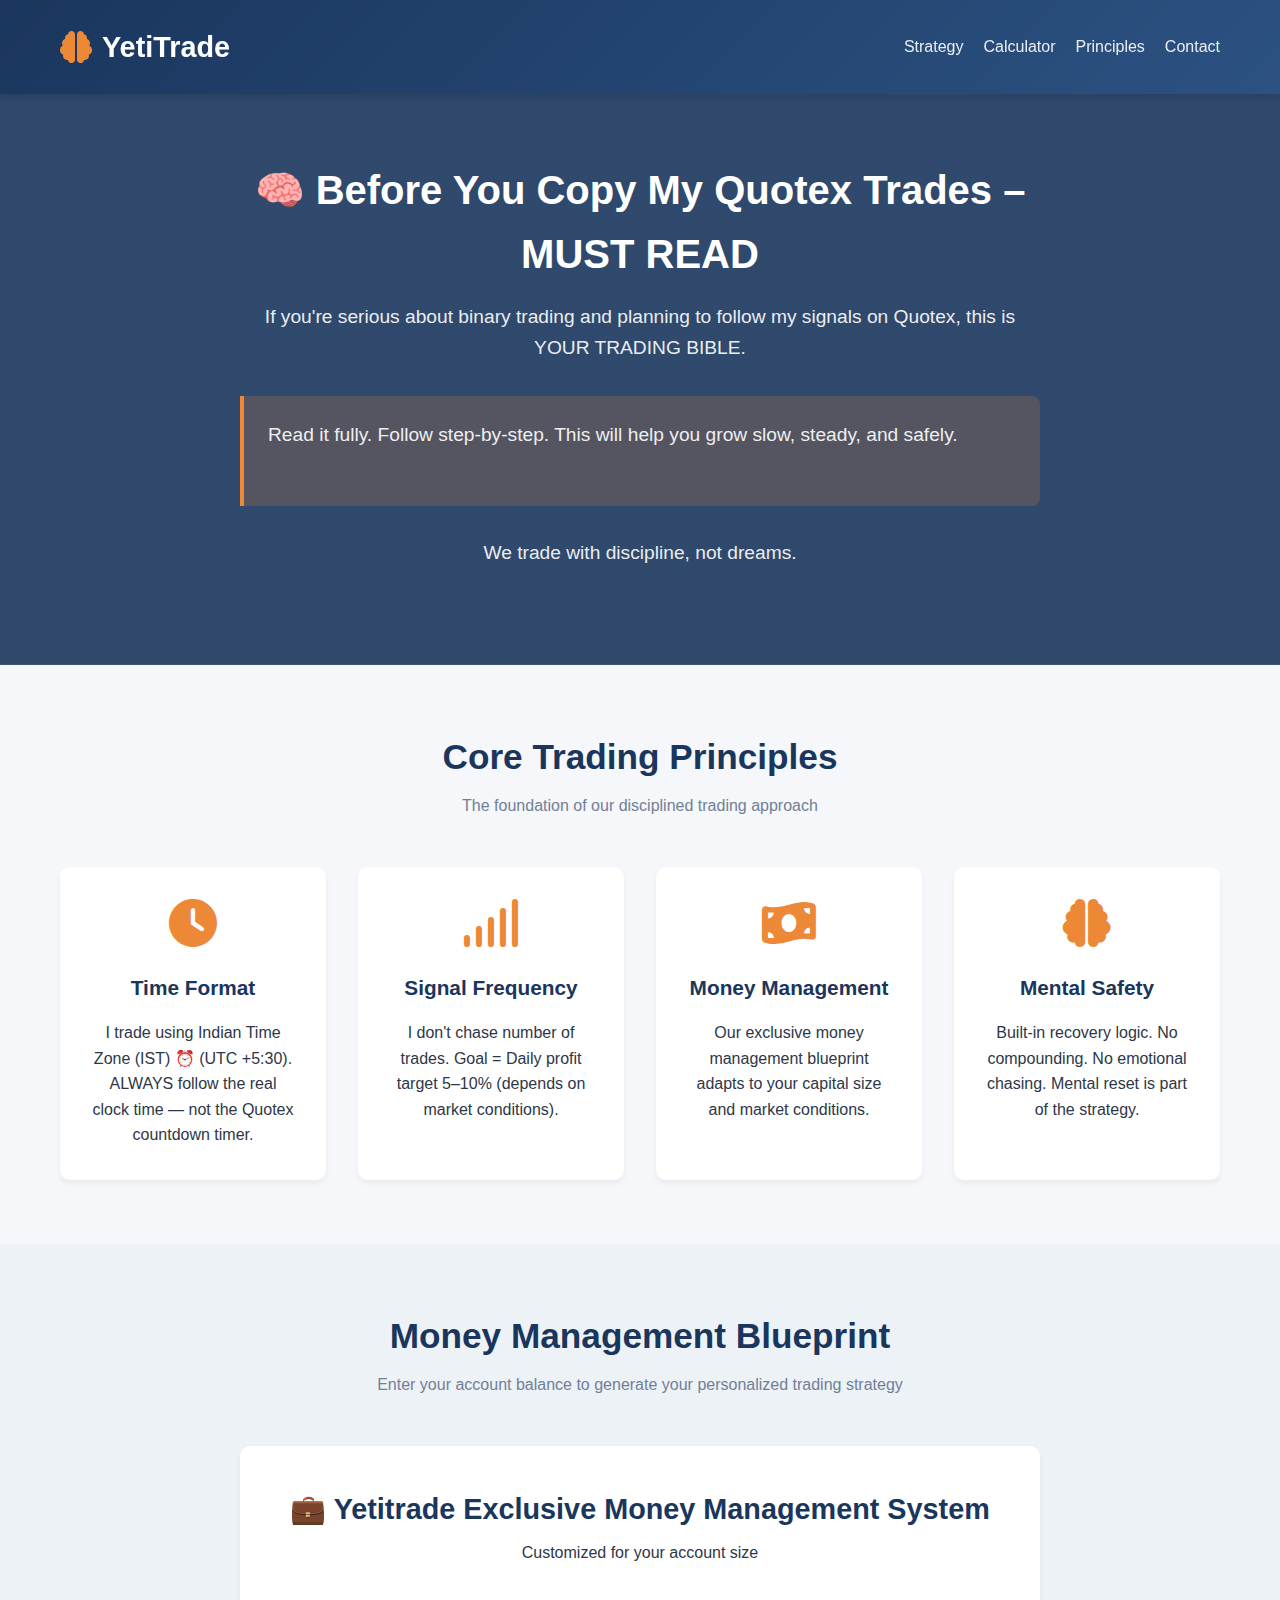
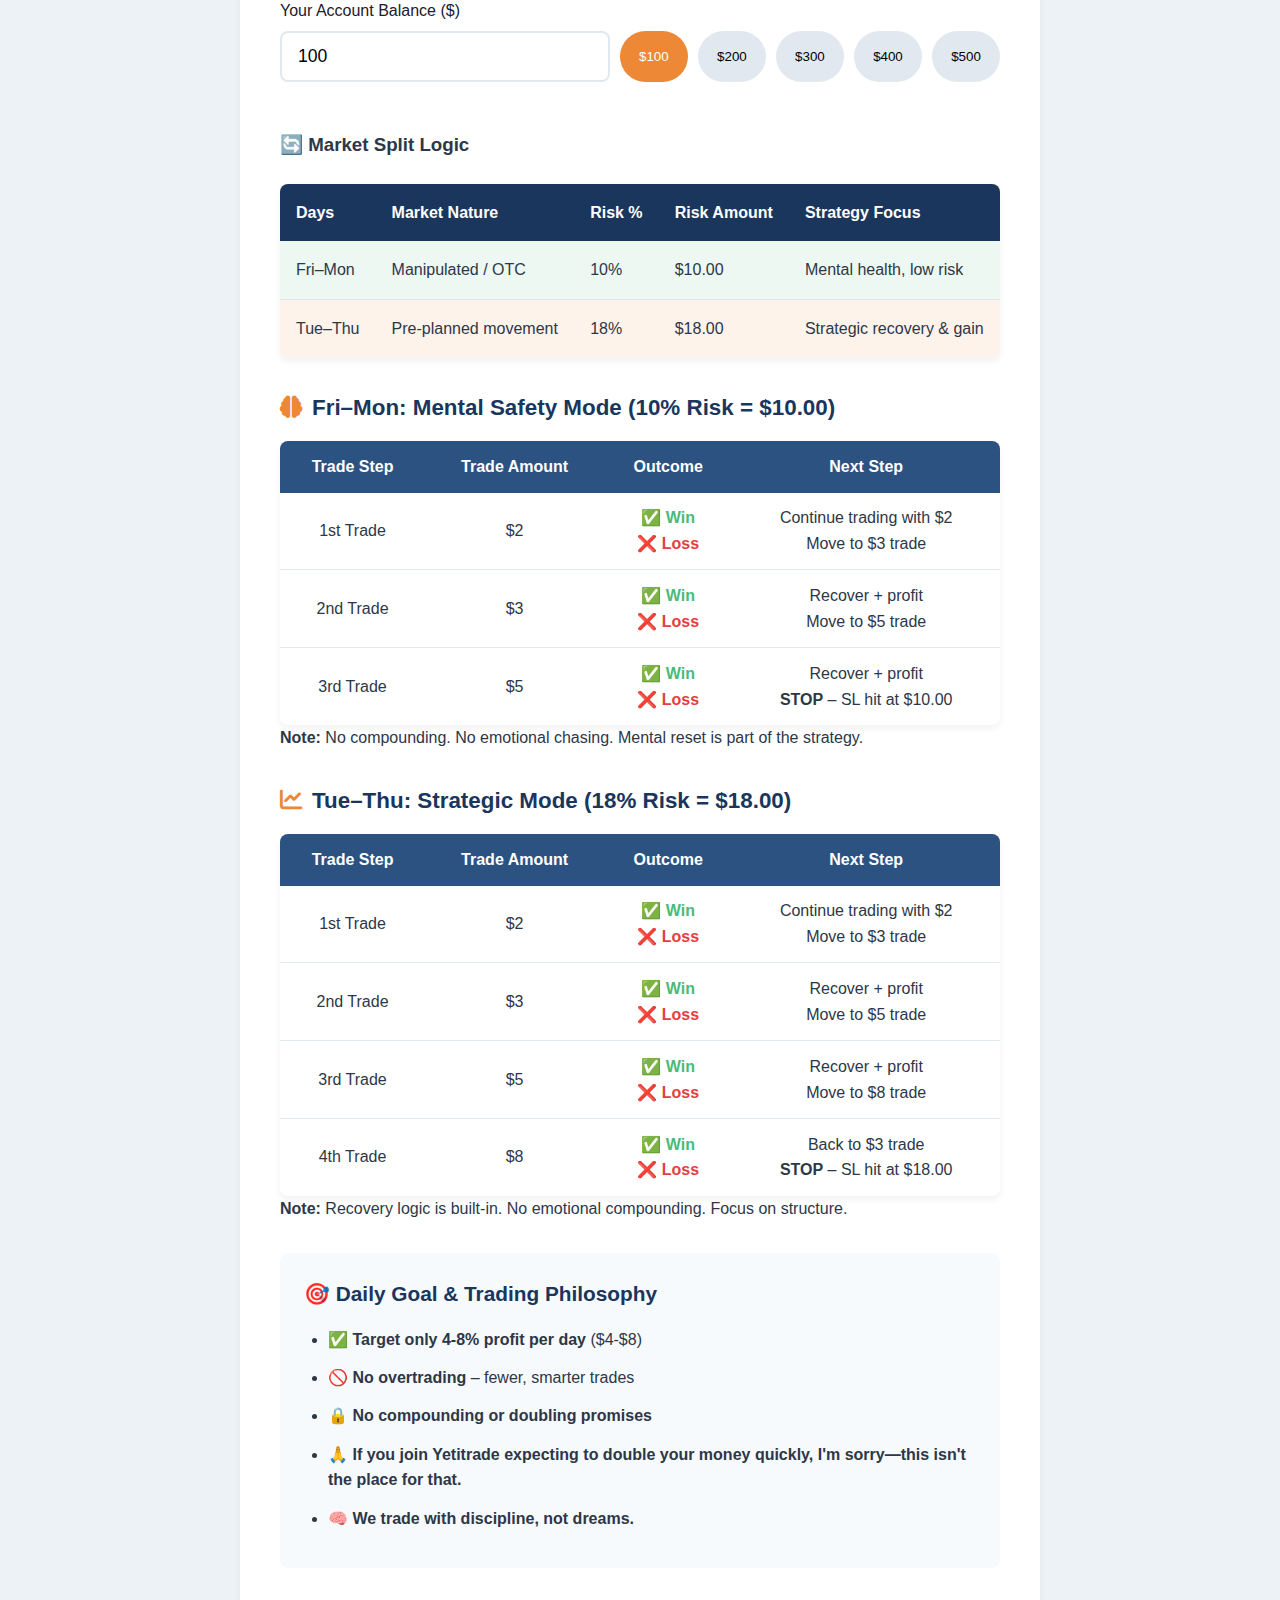
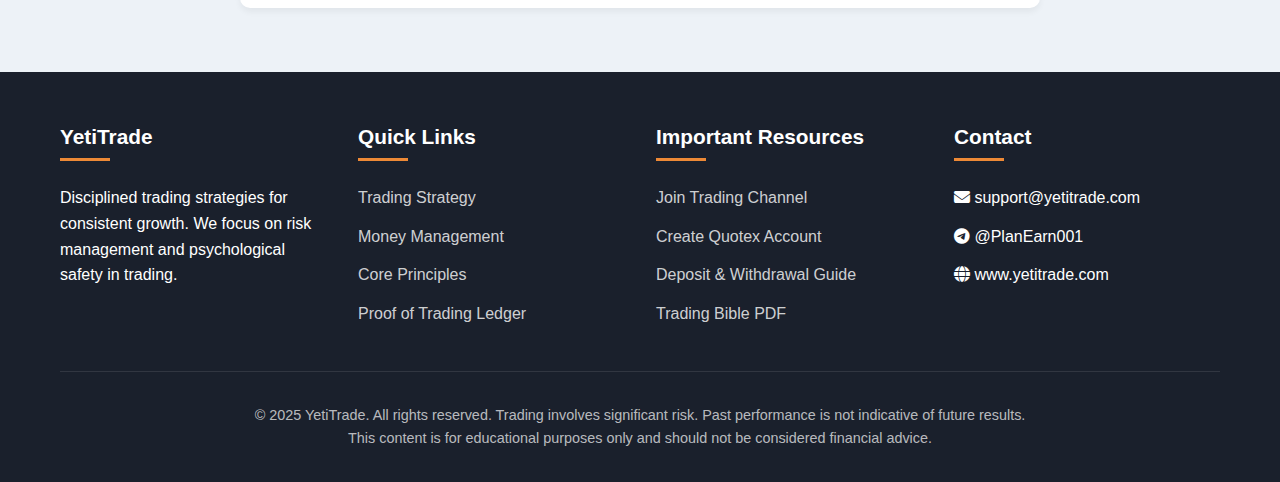
<file: index1.html>
<!DOCTYPE html>
<html lang="en">
<head>
    <meta charset="UTF-8">
    <meta name="viewport" content="width=device-width, initial-scale=1.0">
    <title>YetiTrade - Binary Trading Strategy</title>
    <link rel="stylesheet" href="https://cdnjs.cloudflare.com/ajax/libs/font-awesome/6.4.0/css/all.min.css">
    <style>
        :root {
            --primary: #1a365d;
            --secondary: #2c5282;
            --accent: #ed8936;
            --light: #f7fafc;
            --dark: #1a202c;
            --success: #48bb78;
            --danger: #e53e3e;
            --warning: #ecc94b;
            --gray: #718096;
            --light-gray: #e2e8f0;
        }
        
        * {
            margin: 0;
            padding: 0;
            box-sizing: border-box;
            font-family: 'Segoe UI', Tahoma, Geneva, Verdana, sans-serif;
        }
        
        body {
            background-color: #f5f7fa;
            color: #2d3748;
            line-height: 1.6;
        }
        
        .container {
            width: 100%;
            max-width: 1200px;
            margin: 0 auto;
            padding: 0 20px;
        }
        
        /* Header Styles */
        header {
            background: linear-gradient(135deg, var(--primary), var(--secondary));
            color: white;
            padding: 1.5rem 0;
            box-shadow: 0 4px 6px rgba(0, 0, 0, 0.1);
            position: sticky;
            top: 0;
            z-index: 100;
        }
        
        .header-content {
            display: flex;
            justify-content: space-between;
            align-items: center;
        }
        
        .logo {
            display: flex;
            align-items: center;
            gap: 10px;
        }
        
        .logo i {
            font-size: 2rem;
            color: var(--accent);
        }
        
        .logo h1 {
            font-size: 1.8rem;
            font-weight: 700;
        }
        
        .nav-links {
            display: flex;
            gap: 20px;
        }
        
        .nav-links a {
            color: rgba(255, 255, 255, 0.9);
            text-decoration: none;
            font-weight: 500;
            transition: color 0.3s;
        }
        
        .nav-links a:hover {
            color: white;
        }
        
        /* Hero Section */
        .hero {
            background: linear-gradient(rgba(26, 54, 93, 0.9), rgba(26, 54, 93, 0.9)), 
                        url('https://images.unsplash.com/photo-1468254095679-bbcba94a7066?auto=format&fit=crop&w=1200&q=80');
            background-size: cover;
            background-position: center;
            color: white;
            padding: 4rem 0;
            text-align: center;
        }
        
        .hero-content {
            max-width: 800px;
            margin: 0 auto;
        }
        
        .hero h2 {
            font-size: 2.5rem;
            margin-bottom: 1rem;
            font-weight: 700;
        }
        
        .hero p {
            font-size: 1.2rem;
            margin-bottom: 2rem;
            opacity: 0.9;
        }
        
        .warning-box {
            background-color: rgba(237, 137, 54, 0.2);
            border-left: 4px solid var(--accent);
            padding: 1.5rem;
            margin: 2rem 0;
            border-radius: 0 8px 8px 0;
            text-align: left;
        }
        
        /* Core Principles */
        .section {
            padding: 4rem 0;
        }
        
        .section-title {
            text-align: center;
            margin-bottom: 3rem;
        }
        
        .section-title h2 {
            font-size: 2.2rem;
            color: var(--primary);
            margin-bottom: 0.5rem;
        }
        
        .section-title p {
            color: var(--gray);
            max-width: 700px;
            margin: 0 auto;
        }
        
        .principles-grid {
            display: grid;
            grid-template-columns: repeat(auto-fit, minmax(250px, 1fr));
            gap: 2rem;
        }
        
        .principle-card {
            background: white;
            border-radius: 10px;
            box-shadow: 0 4px 6px rgba(0, 0, 0, 0.05);
            padding: 2rem;
            text-align: center;
            transition: transform 0.3s ease, box-shadow 0.3s ease;
        }
        
        .principle-card:hover {
            transform: translateY(-5px);
            box-shadow: 0 10px 15px rgba(0, 0, 0, 0.1);
        }
        
        .principle-card i {
            font-size: 3rem;
            margin-bottom: 1.5rem;
            color: var(--accent);
        }
        
        .principle-card h3 {
            font-size: 1.3rem;
            margin-bottom: 1rem;
            color: var(--primary);
        }
        
        /* Capital Calculator */
        .calculator {
            background-color: white;
            border-radius: 10px;
            padding: 2.5rem;
            box-shadow: 0 4px 6px rgba(0, 0, 0, 0.05);
            max-width: 800px;
            margin: 0 auto;
        }
        
        .calculator-header {
            text-align: center;
            margin-bottom: 2rem;
        }
        
        .calculator-header h3 {
            font-size: 1.8rem;
            color: var(--primary);
            margin-bottom: 0.5rem;
        }
        
        .input-group {
            display: flex;
            flex-direction: column;
            margin-bottom: 1.5rem;
        }
        
        .input-group label {
            font-weight: 500;
            margin-bottom: 0.5rem;
            color: var(--dark);
        }
        
        .capital-input {
            display: flex;
            gap: 10px;
        }
        
        .capital-input input {
            flex: 1;
            padding: 0.8rem 1rem;
            border: 2px solid var(--light-gray);
            border-radius: 8px;
            font-size: 1.1rem;
            transition: border-color 0.3s;
        }
        
        .capital-input input:focus {
            outline: none;
            border-color: var(--accent);
        }
        
        .preset-buttons {
            display: flex;
            flex-wrap: wrap;
            gap: 10px;
            margin-bottom: 2rem;
        }
        
        .preset-btn {
            background-color: var(--light-gray);
            border: none;
            padding: 0.6rem 1.2rem;
            border-radius: 30px;
            font-weight: 500;
            cursor: pointer;
            transition: all 0.3s;
        }
        
        .preset-btn:hover {
            background-color: var(--accent);
            color: white;
        }
        
        .preset-btn.active {
            background-color: var(--accent);
            color: white;
        }
        
        /* Strategy Display */
        .strategy-display {
            margin-top: 3rem;
        }
        
        .market-split {
            margin-bottom: 2rem;
        }
        
        .market-table {
            width: 100%;
            border-collapse: collapse;
            margin: 1.5rem 0;
            background-color: white;
            border-radius: 8px;
            overflow: hidden;
            box-shadow: 0 4px 6px rgba(0, 0, 0, 0.05);
        }
        
        .market-table th {
            background-color: var(--primary);
            color: white;
            padding: 1rem;
            text-align: left;
        }
        
        .market-table td {
            padding: 1rem;
            border-bottom: 1px solid var(--light-gray);
        }
        
        .market-table tr:last-child td {
            border-bottom: none;
        }
        
        .risk-low {
            background-color: rgba(72, 187, 120, 0.1);
        }
        
        .risk-high {
            background-color: rgba(237, 137, 54, 0.1);
        }
        
        .trade-steps {
            margin-top: 2rem;
        }
        
        .trade-steps h4 {
            font-size: 1.4rem;
            margin-bottom: 1rem;
            color: var(--primary);
            display: flex;
            align-items: center;
            gap: 10px;
        }
        
        .trade-steps h4 i {
            color: var(--accent);
        }
        
        .step-table {
            width: 100%;
            border-collapse: collapse;
            background-color: white;
            border-radius: 8px;
            overflow: hidden;
            box-shadow: 0 4px 6px rgba(0, 0, 0, 0.05);
        }
        
        .step-table th {
            background-color: var(--secondary);
            color: white;
            padding: 0.8rem;
            text-align: center;
        }
        
        .step-table td {
            padding: 0.8rem;
            text-align: center;
            border-bottom: 1px solid var(--light-gray);
        }
        
        .step-table tr:last-child td {
            border-bottom: none;
        }
        
        .win-outcome {
            color: var(--success);
            font-weight: 600;
        }
        
        .loss-outcome {
            color: var(--danger);
            font-weight: 600;
        }
        
        .philosophy {
            background-color: var(--light);
            border-radius: 8px;
            padding: 1.5rem;
            margin-top: 2rem;
        }
        
        .philosophy h4 {
            font-size: 1.3rem;
            margin-bottom: 1rem;
            color: var(--primary);
        }
        
        .philosophy ul {
            padding-left: 1.5rem;
        }
        
        .philosophy li {
            margin-bottom: 0.8rem;
        }
        
        /* Footer */
        footer {
            background-color: var(--dark);
            color: white;
            padding: 3rem 0 2rem;
        }
        
        .footer-content {
            display: grid;
            grid-template-columns: repeat(auto-fit, minmax(250px, 1fr));
            gap: 2rem;
            margin-bottom: 2rem;
        }
        
        .footer-column h3 {
            font-size: 1.3rem;
            margin-bottom: 1.5rem;
            position: relative;
            padding-bottom: 0.5rem;
        }
        
        .footer-column h3::after {
            content: '';
            position: absolute;
            bottom: 0;
            left: 0;
            width: 50px;
            height: 3px;
            background-color: var(--accent);
        }
        
        .footer-column ul {
            list-style: none;
        }
        
        .footer-column ul li {
            margin-bottom: 0.8rem;
        }
        
        .footer-column ul li a {
            color: rgba(255, 255, 255, 0.8);
            text-decoration: none;
            transition: color 0.3s;
        }
        
        .footer-column ul li a:hover {
            color: white;
        }
        
        .copyright {
            text-align: center;
            padding-top: 2rem;
            border-top: 1px solid rgba(255, 255, 255, 0.1);
            color: rgba(255, 255, 255, 0.7);
            font-size: 0.9rem;
        }
        
        /* Responsive */
        @media (max-width: 768px) {
            .header-content {
                flex-direction: column;
                gap: 15px;
            }
            
            .nav-links {
                justify-content: center;
            }
            
            .hero h2 {
                font-size: 2rem;
            }
            
            .hero p {
                font-size: 1rem;
            }
            
            .calculator {
                padding: 1.5rem;
            }
            
            .capital-input {
                flex-direction: column;
            }
            
            .preset-buttons {
                justify-content: center;
            }
        }
    </style>
</head>
<body>
    <!-- Header -->
    <header>
        <div class="container">
            <div class="header-content">
                <div class="logo">
                    <i class="fas fa-brain"></i>
                    <h1>YetiTrade</h1>
                </div>
                <div class="nav-links">
                    <a href="#strategy">Strategy</a>
                    <a href="#calculator">Calculator</a>
                    <a href="#principles">Principles</a>
                    <a href="#contact">Contact</a>
                </div>
            </div>
        </div>
    </header>

    <!-- Hero Section -->
    <section class="hero">
        <div class="container">
            <div class="hero-content">
                <h2>🧠 Before You Copy My Quotex Trades – MUST READ</h2>
                <p>If you're serious about binary trading and planning to follow my signals on Quotex, this is YOUR TRADING BIBLE.</p>
                
                <div class="warning-box">
                    <p>Read it fully. Follow step-by-step. This will help you grow slow, steady, and safely.</p>
                </div>
                
                <p>We trade with discipline, not dreams.</p>
            </div>
        </div>
    </section>

    <!-- Core Principles -->
    <section id="principles" class="section">
        <div class="container">
            <div class="section-title">
                <h2>Core Trading Principles</h2>
                <p>The foundation of our disciplined trading approach</p>
            </div>
            
            <div class="principles-grid">
                <div class="principle-card">
                    <i class="fas fa-clock"></i>
                    <h3>Time Format</h3>
                    <p>I trade using Indian Time Zone (IST) ⏰ (UTC +5:30). ALWAYS follow the real clock time — not the Quotex countdown timer.</p>
                </div>
                
                <div class="principle-card">
                    <i class="fas fa-signal"></i>
                    <h3>Signal Frequency</h3>
                    <p>I don't chase number of trades. Goal = Daily profit target 5–10% (depends on market conditions).</p>
                </div>
                
                <div class="principle-card">
                    <i class="fas fa-money-bill-wave"></i>
                    <h3>Money Management</h3>
                    <p>Our exclusive money management blueprint adapts to your capital size and market conditions.</p>
                </div>
                
                <div class="principle-card">
                    <i class="fas fa-brain"></i>
                    <h3>Mental Safety</h3>
                    <p>Built-in recovery logic. No compounding. No emotional chasing. Mental reset is part of the strategy.</p>
                </div>
            </div>
        </div>
    </section>

    <!-- Strategy Calculator -->
    <section id="calculator" class="section" style="background-color: #edf2f7;">
        <div class="container">
            <div class="section-title">
                <h2>Money Management Blueprint</h2>
                <p>Enter your account balance to generate your personalized trading strategy</p>
            </div>
            
            <div class="calculator">
                <div class="calculator-header">
                    <h3>💼 Yetitrade Exclusive Money Management System</h3>
                    <p>Customized for your account size</p>
                </div>
                
                <div class="input-group">
                    <label for="capital">Your Account Balance ($)</label>
                    <div class="capital-input">
                        <input type="number" id="capital" min="100" value="100" placeholder="Enter your capital">
                        <button class="preset-btn active" data-amount="100">$100</button>
                        <button class="preset-btn" data-amount="200">$200</button>
                        <button class="preset-btn" data-amount="300">$300</button>
                        <button class="preset-btn" data-amount="400">$400</button>
                        <button class="preset-btn" data-amount="500">$500</button>
                    </div>
                </div>
                
                <div id="strategy-display" class="strategy-display">
                    <!-- Strategy will be generated here -->
                </div>
            </div>
        </div>
    </section>

    <!-- Footer -->
    <footer id="contact">
        <div class="container">
            <div class="footer-content">
                <div class="footer-column">
                    <h3>YetiTrade</h3>
                    <p>Disciplined trading strategies for consistent growth. We focus on risk management and psychological safety in trading.</p>
                </div>
                
                <div class="footer-column">
                    <h3>Quick Links</h3>
                    <ul>
                        <li><a href="#strategy">Trading Strategy</a></li>
                        <li><a href="#calculator">Money Management</a></li>
                        <li><a href="#principles">Core Principles</a></li>
                        <li><a href="#">Proof of Trading Ledger</a></li>
                    </ul>
                </div>
                
                <div class="footer-column">
                    <h3>Important Resources</h3>
                    <ul>
                        <li><a href="#">Join Trading Channel</a></li>
                        <li><a href="#">Create Quotex Account</a></li>
                        <li><a href="#">Deposit & Withdrawal Guide</a></li>
                        <li><a href="#">Trading Bible PDF</a></li>
                    </ul>
                </div>
                
                <div class="footer-column">
                    <h3>Contact</h3>
                    <ul>
                        <li><i class="fas fa-envelope"></i> support@yetitrade.com</li>
                        <li><i class="fab fa-telegram"></i> @PlanEarn001</li>
                        <li><i class="fas fa-globe"></i> www.yetitrade.com</li>
                    </ul>
                </div>
            </div>
            
            <div class="copyright">
                <p>© 2025 YetiTrade. All rights reserved. Trading involves significant risk. Past performance is not indicative of future results.</p>
                <p>This content is for educational purposes only and should not be considered financial advice.</p>
            </div>
        </div>
    </footer>

    <script>
        document.addEventListener('DOMContentLoaded', function() {
            const capitalInput = document.getElementById('capital');
            const presetButtons = document.querySelectorAll('.preset-btn');
            const strategyDisplay = document.getElementById('strategy-display');
            
            // Set default strategy
            generateStrategy(100);
            
            // Input event
            capitalInput.addEventListener('input', function() {
                const amount = parseInt(this.value) || 100;
                generateStrategy(amount);
                updateActiveButton(amount);
            });
            
            // Preset button events
            presetButtons.forEach(button => {
                button.addEventListener('click', function() {
                    const amount = parseInt(this.dataset.amount);
                    capitalInput.value = amount;
                    generateStrategy(amount);
                    updateActiveButton(amount);
                });
            });
            
            // Update active button
            function updateActiveButton(amount) {
                presetButtons.forEach(button => {
                    if (parseInt(button.dataset.amount) === amount) {
                        button.classList.add('active');
                    } else {
                        button.classList.remove('active');
                    }
                });
            }
            
            // Generate strategy based on capital
            function generateStrategy(capital) {
                // Calculate risk amounts
                const lowRiskAmount = capital * 0.10;
                const highRiskAmount = capital * 0.18;
                
                // Calculate trade amounts for low risk
                const lowRiskSteps = [
                    Math.round(lowRiskAmount * 0.2),
                    Math.round(lowRiskAmount * 0.3),
                    Math.round(lowRiskAmount * 0.5)
                ];
                
                // Calculate trade amounts for high risk
                const highRiskSteps = [
                    Math.round(highRiskAmount * 0.11),
                    Math.round(highRiskAmount * 0.17),
                    Math.round(highRiskAmount * 0.28),
                    Math.round(highRiskAmount * 0.44)
                ];
                
                // Daily profit target
                const dailyProfitMin = Math.round(capital * 0.04);
                const dailyProfitMax = Math.round(capital * 0.08);
                
                // Generate HTML
                strategyDisplay.innerHTML = `
                    <div class="market-split">
                        <h3>🔄 Market Split Logic</h3>
                        <table class="market-table">
                            <tr>
                                <th>Days</th>
                                <th>Market Nature</th>
                                <th>Risk %</th>
                                <th>Risk Amount</th>
                                <th>Strategy Focus</th>
                            </tr>
                            <tr class="risk-low">
                                <td>Fri–Mon</td>
                                <td>Manipulated / OTC</td>
                                <td>10%</td>
                                <td>$${lowRiskAmount.toFixed(2)}</td>
                                <td>Mental health, low risk</td>
                            </tr>
                            <tr class="risk-high">
                                <td>Tue–Thu</td>
                                <td>Pre-planned movement</td>
                                <td>18%</td>
                                <td>$${highRiskAmount.toFixed(2)}</td>
                                <td>Strategic recovery & gain</td>
                            </tr>
                        </table>
                    </div>
                    
                    <div class="trade-steps">
                        <h4><i class="fas fa-brain"></i> Fri–Mon: Mental Safety Mode (10% Risk = $${lowRiskAmount.toFixed(2)})</h4>
                        <table class="step-table">
                            <tr>
                                <th>Trade Step</th>
                                <th>Trade Amount</th>
                                <th>Outcome</th>
                                <th>Next Step</th>
                            </tr>
                            <tr>
                                <td>1st Trade</td>
                                <td>$${lowRiskSteps[0]}</td>
                                <td>
                                    <span class="win-outcome">✅ Win</span><br>
                                    <span class="loss-outcome">❌ Loss</span>
                                </td>
                                <td>
                                    Continue trading with $${lowRiskSteps[0]}<br>
                                    Move to $${lowRiskSteps[1]} trade
                                </td>
                            </tr>
                            <tr>
                                <td>2nd Trade</td>
                                <td>$${lowRiskSteps[1]}</td>
                                <td>
                                    <span class="win-outcome">✅ Win</span><br>
                                    <span class="loss-outcome">❌ Loss</span>
                                </td>
                                <td>
                                    Recover + profit<br>
                                    Move to $${lowRiskSteps[2]} trade
                                </td>
                            </tr>
                            <tr>
                                <td>3rd Trade</td>
                                <td>$${lowRiskSteps[2]}</td>
                                <td>
                                    <span class="win-outcome">✅ Win</span><br>
                                    <span class="loss-outcome">❌ Loss</span>
                                </td>
                                <td>
                                    Recover + profit<br>
                                    <strong>STOP</strong> – SL hit at $${lowRiskAmount.toFixed(2)}
                                </td>
                            </tr>
                        </table>
                        <p class="note"><strong>Note:</strong> No compounding. No emotional chasing. Mental reset is part of the strategy.</p>
                    </div>
                    
                    <div class="trade-steps">
                        <h4><i class="fas fa-chart-line"></i> Tue–Thu: Strategic Mode (18% Risk = $${highRiskAmount.toFixed(2)})</h4>
                        <table class="step-table">
                            <tr>
                                <th>Trade Step</th>
                                <th>Trade Amount</th>
                                <th>Outcome</th>
                                <th>Next Step</th>
                            </tr>
                            <tr>
                                <td>1st Trade</td>
                                <td>$${highRiskSteps[0]}</td>
                                <td>
                                    <span class="win-outcome">✅ Win</span><br>
                                    <span class="loss-outcome">❌ Loss</span>
                                </td>
                                <td>
                                    Continue trading with $${highRiskSteps[0]}<br>
                                    Move to $${highRiskSteps[1]} trade
                                </td>
                            </tr>
                            <tr>
                                <td>2nd Trade</td>
                                <td>$${highRiskSteps[1]}</td>
                                <td>
                                    <span class="win-outcome">✅ Win</span><br>
                                    <span class="loss-outcome">❌ Loss</span>
                                </td>
                                <td>
                                    Recover + profit<br>
                                    Move to $${highRiskSteps[2]} trade
                                </td>
                            </tr>
                            <tr>
                                <td>3rd Trade</td>
                                <td>$${highRiskSteps[2]}</td>
                                <td>
                                    <span class="win-outcome">✅ Win</span><br>
                                    <span class="loss-outcome">❌ Loss</span>
                                </td>
                                <td>
                                    Recover + profit<br>
                                    Move to $${highRiskSteps[3]} trade
                                </td>
                            </tr>
                            <tr>
                                <td>4th Trade</td>
                                <td>$${highRiskSteps[3]}</td>
                                <td>
                                    <span class="win-outcome">✅ Win</span><br>
                                    <span class="loss-outcome">❌ Loss</span>
                                </td>
                                <td>
                                    Back to $${highRiskSteps[1]} trade<br>
                                    <strong>STOP</strong> – SL hit at $${highRiskAmount.toFixed(2)}
                                </td>
                            </tr>
                        </table>
                        <p class="note"><strong>Note:</strong> Recovery logic is built-in. No emotional compounding. Focus on structure.</p>
                    </div>
                    
                    <div class="philosophy">
                        <h4>🎯 Daily Goal & Trading Philosophy</h4>
                        <ul>
                            <li><strong>✅ Target only ${dailyProfitMin}-${dailyProfitMax}% profit per day</strong> ($${dailyProfitMin}-$${dailyProfitMax})</li>
                            <li><strong>🚫 No overtrading</strong> – fewer, smarter trades</li>
                            <li><strong>🔒 No compounding or doubling promises</strong></li>
                            <li><strong>🙏 If you join Yetitrade expecting to double your money quickly, I'm sorry—this isn't the place for that.</strong></li>
                            <li><strong>🧠 We trade with discipline, not dreams.</strong></li>
                        </ul>
                    </div>
                `;
            }
        });
    </script>
</body>
</html>
</file>
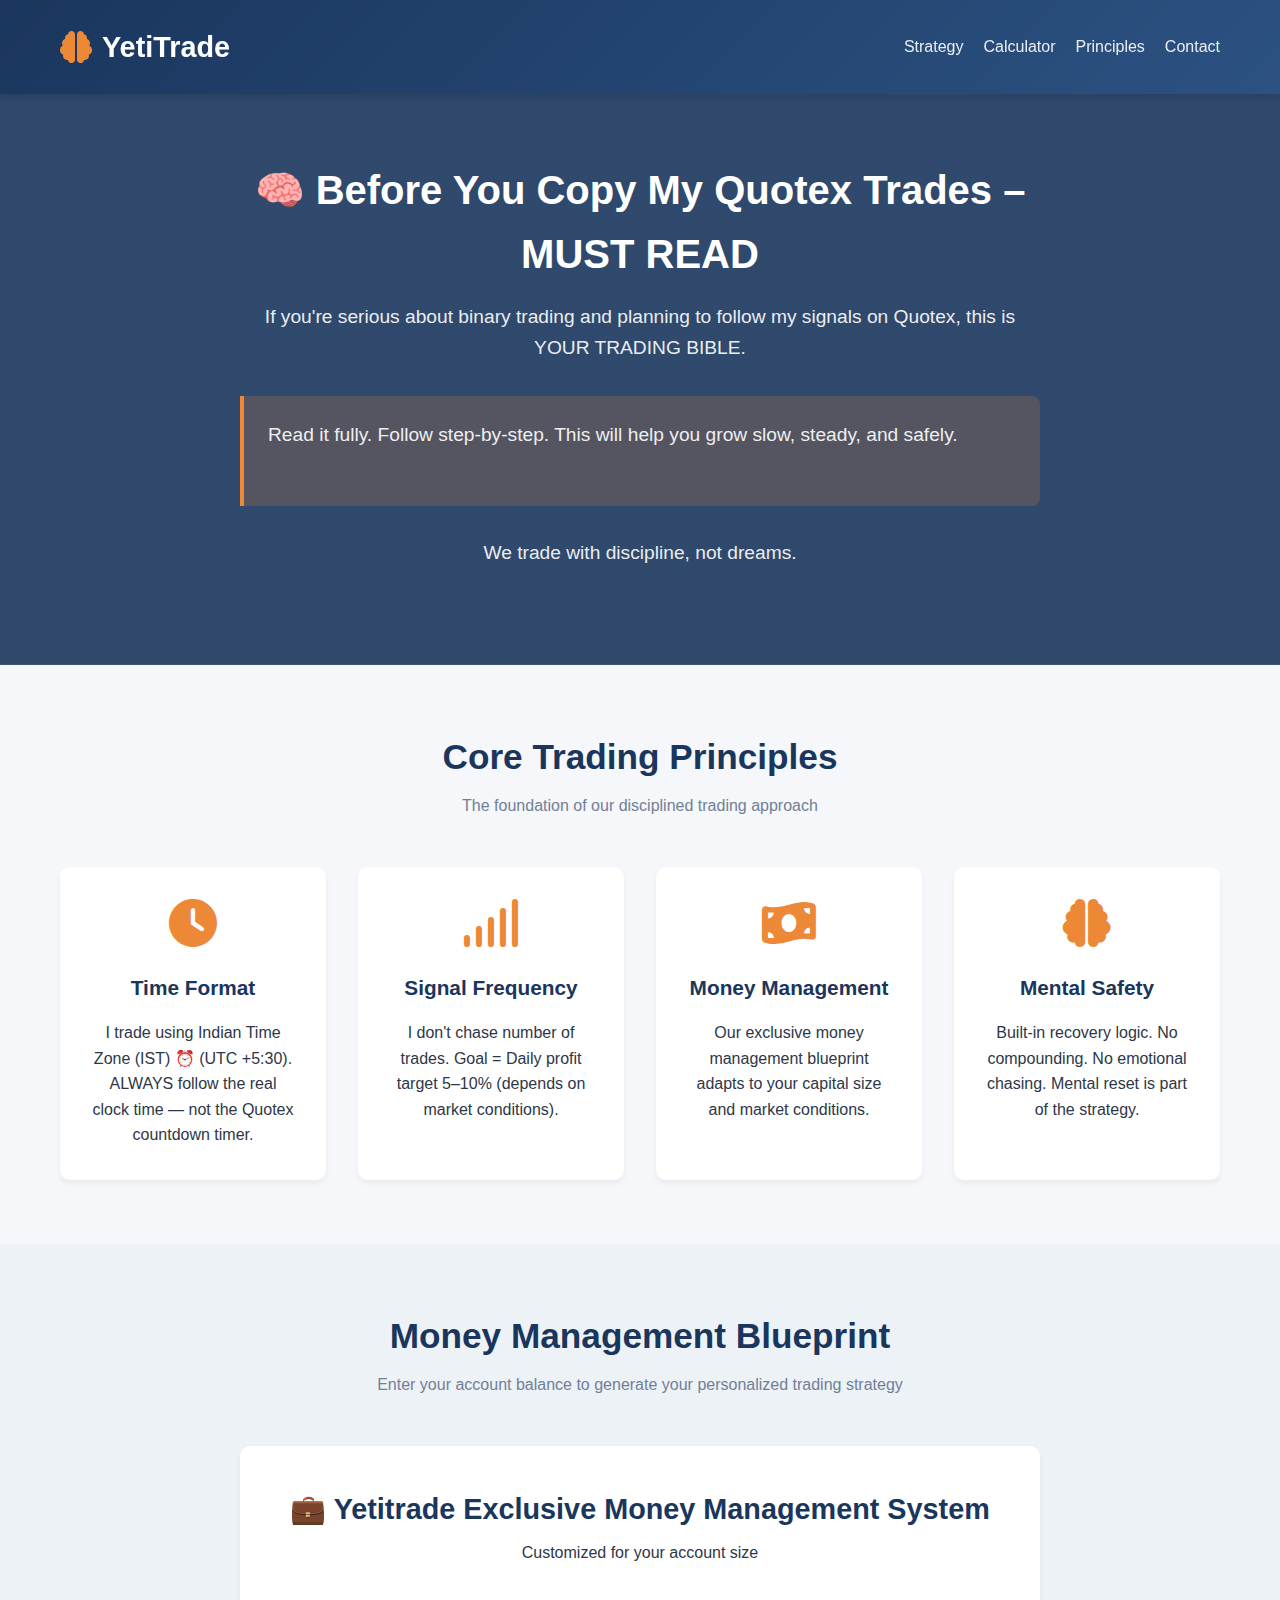
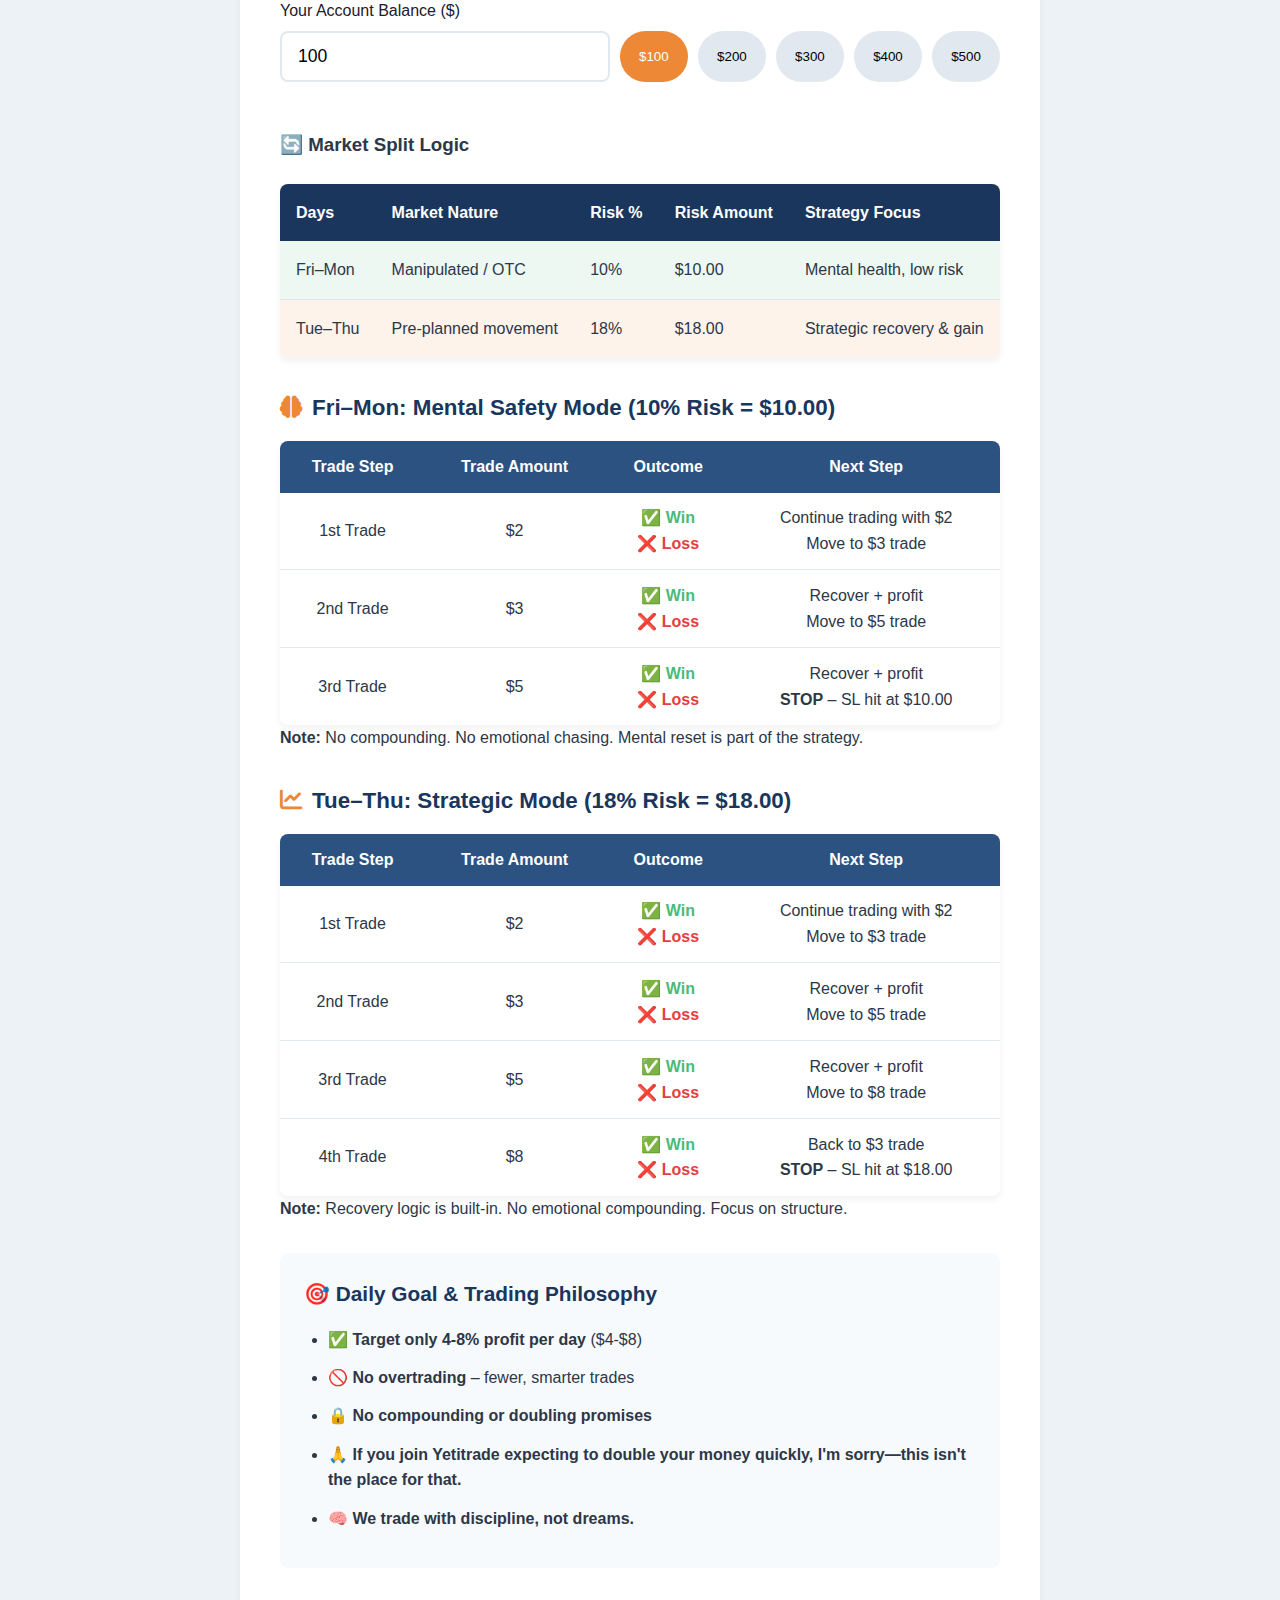
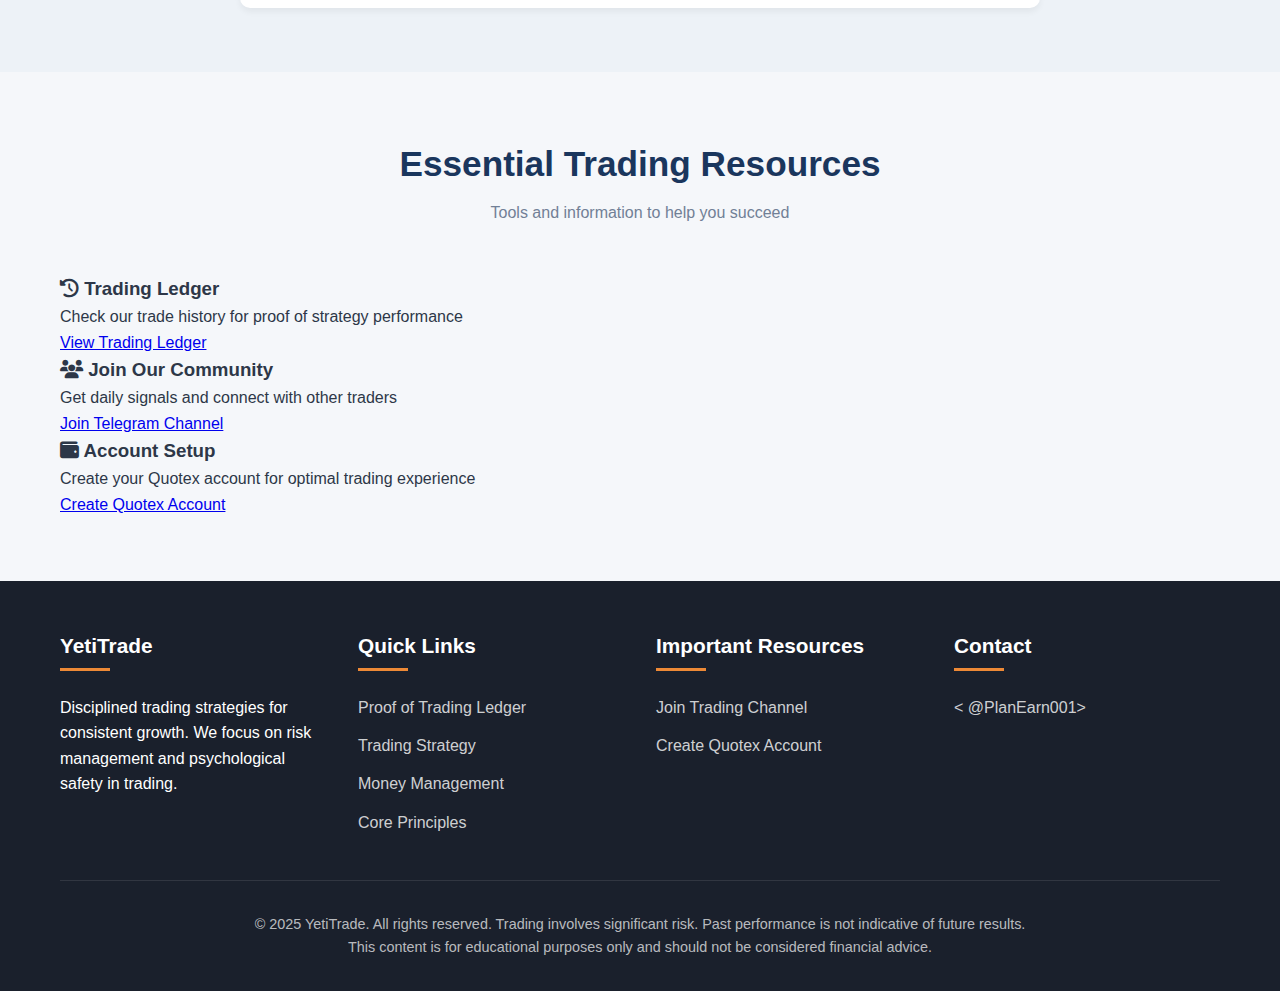
<file: strategies.html>
<!DOCTYPE html>
<html lang="en">
<head>
    <meta charset="UTF-8">
    <meta name="viewport" content="width=device-width, initial-scale=1.0">
    <title>YetiTrade - Binary Trading Strategy</title>
    <link rel="stylesheet" href="https://cdnjs.cloudflare.com/ajax/libs/font-awesome/6.4.0/css/all.min.css">
    <style>
        :root {
            --primary: #1a365d;
            --secondary: #2c5282;
            --accent: #ed8936;
            --light: #f7fafc;
            --dark: #1a202c;
            --success: #48bb78;
            --danger: #e53e3e;
            --warning: #ecc94b;
            --gray: #718096;
            --light-gray: #e2e8f0;
        }
        
        * {
            margin: 0;
            padding: 0;
            box-sizing: border-box;
            font-family: 'Segoe UI', Tahoma, Geneva, Verdana, sans-serif;
        }
        
        body {
            background-color: #f5f7fa;
            color: #2d3748;
            line-height: 1.6;
        }
        
        .container {
            width: 100%;
            max-width: 1200px;
            margin: 0 auto;
            padding: 0 20px;
        }
        
        /* Header Styles */
        header {
            background: linear-gradient(135deg, var(--primary), var(--secondary));
            color: white;
            padding: 1.5rem 0;
            box-shadow: 0 4px 6px rgba(0, 0, 0, 0.1);
            position: sticky;
            top: 0;
            z-index: 100;
        }
        
        .header-content {
            display: flex;
            justify-content: space-between;
            align-items: center;
        }
        
        .logo {
            display: flex;
            align-items: center;
            gap: 10px;
        }
        
        .logo i {
            font-size: 2rem;
            color: var(--accent);
        }
        
        .logo h1 {
            font-size: 1.8rem;
            font-weight: 700;
        }
        
        .nav-links {
            display: flex;
            gap: 20px;
        }
        
        .nav-links a {
            color: rgba(255, 255, 255, 0.9);
            text-decoration: none;
            font-weight: 500;
            transition: color 0.3s;
        }
        
        .nav-links a:hover {
            color: white;
        }
        
        /* Hero Section */
        .hero {
            background: linear-gradient(rgba(26, 54, 93, 0.9), rgba(26, 54, 93, 0.9)), 
                        url('https://images.unsplash.com/photo-1468254095679-bbcba94a7066?auto=format&fit=crop&w=1200&q=80');
            background-size: cover;
            background-position: center;
            color: white;
            padding: 4rem 0;
            text-align: center;
        }
        
        .hero-content {
            max-width: 800px;
            margin: 0 auto;
        }
        
        .hero h2 {
            font-size: 2.5rem;
            margin-bottom: 1rem;
            font-weight: 700;
        }
        
        .hero p {
            font-size: 1.2rem;
            margin-bottom: 2rem;
            opacity: 0.9;
        }
        
        .warning-box {
            background-color: rgba(237, 137, 54, 0.2);
            border-left: 4px solid var(--accent);
            padding: 1.5rem;
            margin: 2rem 0;
            border-radius: 0 8px 8px 0;
            text-align: left;
        }
        
        /* Core Principles */
        .section {
            padding: 4rem 0;
        }
        
        .section-title {
            text-align: center;
            margin-bottom: 3rem;
        }
        
        .section-title h2 {
            font-size: 2.2rem;
            color: var(--primary);
            margin-bottom: 0.5rem;
        }
        
        .section-title p {
            color: var(--gray);
            max-width: 700px;
            margin: 0 auto;
        }
        
        .principles-grid {
            display: grid;
            grid-template-columns: repeat(auto-fit, minmax(250px, 1fr));
            gap: 2rem;
        }
        
        .principle-card {
            background: white;
            border-radius: 10px;
            box-shadow: 0 4px 6px rgba(0, 0, 0, 0.05);
            padding: 2rem;
            text-align: center;
            transition: transform 0.3s ease, box-shadow 0.3s ease;
        }
        
        .principle-card:hover {
            transform: translateY(-5px);
            box-shadow: 0 10px 15px rgba(0, 0, 0, 0.1);
        }
        
        .principle-card i {
            font-size: 3rem;
            margin-bottom: 1.5rem;
            color: var(--accent);
        }
        
        .principle-card h3 {
            font-size: 1.3rem;
            margin-bottom: 1rem;
            color: var(--primary);
        }
        
        /* Capital Calculator */
        .calculator {
            background-color: white;
            border-radius: 10px;
            padding: 2.5rem;
            box-shadow: 0 4px 6px rgba(0, 0, 0, 0.05);
            max-width: 800px;
            margin: 0 auto;
        }
        
        .calculator-header {
            text-align: center;
            margin-bottom: 2rem;
        }
        
        .calculator-header h3 {
            font-size: 1.8rem;
            color: var(--primary);
            margin-bottom: 0.5rem;
        }
        
        .input-group {
            display: flex;
            flex-direction: column;
            margin-bottom: 1.5rem;
        }
        
        .input-group label {
            font-weight: 500;
            margin-bottom: 0.5rem;
            color: var(--dark);
        }
        
        .capital-input {
            display: flex;
            gap: 10px;
        }
        
        .capital-input input {
            flex: 1;
            padding: 0.8rem 1rem;
            border: 2px solid var(--light-gray);
            border-radius: 8px;
            font-size: 1.1rem;
            transition: border-color 0.3s;
        }
        
        .capital-input input:focus {
            outline: none;
            border-color: var(--accent);
        }
        
        .preset-buttons {
            display: flex;
            flex-wrap: wrap;
            gap: 10px;
            margin-bottom: 2rem;
        }
        
        .preset-btn {
            background-color: var(--light-gray);
            border: none;
            padding: 0.6rem 1.2rem;
            border-radius: 30px;
            font-weight: 500;
            cursor: pointer;
            transition: all 0.3s;
        }
        
        .preset-btn:hover {
            background-color: var(--accent);
            color: white;
        }
        
        .preset-btn.active {
            background-color: var(--accent);
            color: white;
        }
        
        /* Strategy Display */
        .strategy-display {
            margin-top: 3rem;
        }
        
        .market-split {
            margin-bottom: 2rem;
        }
        
        .market-table {
            width: 100%;
            border-collapse: collapse;
            margin: 1.5rem 0;
            background-color: white;
            border-radius: 8px;
            overflow: hidden;
            box-shadow: 0 4px 6px rgba(0, 0, 0, 0.05);
        }
        
        .market-table th {
            background-color: var(--primary);
            color: white;
            padding: 1rem;
            text-align: left;
        }
        
        .market-table td {
            padding: 1rem;
            border-bottom: 1px solid var(--light-gray);
        }
        
        .market-table tr:last-child td {
            border-bottom: none;
        }
        
        .risk-low {
            background-color: rgba(72, 187, 120, 0.1);
        }
        
        .risk-high {
            background-color: rgba(237, 137, 54, 0.1);
        }
        
        .trade-steps {
            margin-top: 2rem;
        }
        
        .trade-steps h4 {
            font-size: 1.4rem;
            margin-bottom: 1rem;
            color: var(--primary);
            display: flex;
            align-items: center;
            gap: 10px;
        }
        
        .trade-steps h4 i {
            color: var(--accent);
        }
        
        .step-table {
            width: 100%;
            border-collapse: collapse;
            background-color: white;
            border-radius: 8px;
            overflow: hidden;
            box-shadow: 0 4px 6px rgba(0, 0, 0, 0.05);
        }
        
        .step-table th {
            background-color: var(--secondary);
            color: white;
            padding: 0.8rem;
            text-align: center;
        }
        
        .step-table td {
            padding: 0.8rem;
            text-align: center;
            border-bottom: 1px solid var(--light-gray);
        }
        
        .step-table tr:last-child td {
            border-bottom: none;
        }
        
        .win-outcome {
            color: var(--success);
            font-weight: 600;
        }
        
        .loss-outcome {
            color: var(--danger);
            font-weight: 600;
        }
        
        .philosophy {
            background-color: var(--light);
            border-radius: 8px;
            padding: 1.5rem;
            margin-top: 2rem;
        }
        
        .philosophy h4 {
            font-size: 1.3rem;
            margin-bottom: 1rem;
            color: var(--primary);
        }
        
        .philosophy ul {
            padding-left: 1.5rem;
        }
        
        .philosophy li {
            margin-bottom: 0.8rem;
        }
        
        /* Footer */
        footer {
            background-color: var(--dark);
            color: white;
            padding: 3rem 0 2rem;
        }
        
        .footer-content {
            display: grid;
            grid-template-columns: repeat(auto-fit, minmax(250px, 1fr));
            gap: 2rem;
            margin-bottom: 2rem;
        }
        
        .footer-column h3 {
            font-size: 1.3rem;
            margin-bottom: 1.5rem;
            position: relative;
            padding-bottom: 0.5rem;
        }
        
        .footer-column h3::after {
            content: '';
            position: absolute;
            bottom: 0;
            left: 0;
            width: 50px;
            height: 3px;
            background-color: var(--accent);
        }
        
        .footer-column ul {
            list-style: none;
        }
        
        .footer-column ul li {
            margin-bottom: 0.8rem;
        }
        
        .footer-column ul li a {
            color: rgba(255, 255, 255, 0.8);
            text-decoration: none;
            transition: color 0.3s;
        }
        
        .footer-column ul li a:hover {
            color: white;
        }
        
        .copyright {
            text-align: center;
            padding-top: 2rem;
            border-top: 1px solid rgba(255, 255, 255, 0.1);
            color: rgba(255, 255, 255, 0.7);
            font-size: 0.9rem;
        }
        
        /* Responsive */
        @media (max-width: 768px) {
            .header-content {
                flex-direction: column;
                gap: 15px;
            }
            
            .nav-links {
                justify-content: center;
            }
            
            .hero h2 {
                font-size: 2rem;
            }
            
            .hero p {
                font-size: 1rem;
            }
            
            .calculator {
                padding: 1.5rem;
            }
            
            .capital-input {
                flex-direction: column;
            }
            
            .preset-buttons {
                justify-content: center;
            }
        }
    </style>
</head>
<body>
    <!-- Header -->
    <header>
        <div class="container">
            <div class="header-content">
                <div class="logo">
                    <i class="fas fa-brain"></i>
                    <h1>YetiTrade</h1>
                </div>
                <div class="nav-links">
                    <a href="#strategy">Strategy</a>
                    <a href="#calculator">Calculator</a>
                    <a href="#principles">Principles</a>
                    <a href="#contact">Contact</a>
                </div>
            </div>
        </div>
    </header>

    <!-- Hero Section -->
    <section class="hero">
        <div class="container">
            <div class="hero-content">
                <h2>🧠 Before You Copy My Quotex Trades – MUST READ</h2>
                <p>If you're serious about binary trading and planning to follow my signals on Quotex, this is YOUR TRADING BIBLE.</p>
                
                <div class="warning-box">
                    <p>Read it fully. Follow step-by-step. This will help you grow slow, steady, and safely.</p>
                </div>
                
                <p>We trade with discipline, not dreams.</p>
            </div>
        </div>
    </section>

    <!-- Core Principles -->
    <section id="principles" class="section">
        <div class="container">
            <div class="section-title">
                <h2>Core Trading Principles</h2>
                <p>The foundation of our disciplined trading approach</p>
            </div>
            
            <div class="principles-grid">
                <div class="principle-card">
                    <i class="fas fa-clock"></i>
                    <h3>Time Format</h3>
                    <p>I trade using Indian Time Zone (IST) ⏰ (UTC +5:30). ALWAYS follow the real clock time — not the Quotex countdown timer.</p>
                </div>
                
                <div class="principle-card">
                    <i class="fas fa-signal"></i>
                    <h3>Signal Frequency</h3>
                    <p>I don't chase number of trades. Goal = Daily profit target 5–10% (depends on market conditions).</p>
                </div>
                
                <div class="principle-card">
                    <i class="fas fa-money-bill-wave"></i>
                    <h3>Money Management</h3>
                    <p>Our exclusive money management blueprint adapts to your capital size and market conditions.</p>
                </div>
                
                <div class="principle-card">
                    <i class="fas fa-brain"></i>
                    <h3>Mental Safety</h3>
                    <p>Built-in recovery logic. No compounding. No emotional chasing. Mental reset is part of the strategy.</p>
                </div>
            </div>
        </div>
    </section>

    <!-- Strategy Calculator -->
    <section id="calculator" class="section" style="background-color: #edf2f7;">
        <div class="container">
            <div class="section-title">
                <h2>Money Management Blueprint</h2>
                <p>Enter your account balance to generate your personalized trading strategy</p>
            </div>
            
            <div class="calculator">
                <div class="calculator-header">
                    <h3>💼 Yetitrade Exclusive Money Management System</h3>
                    <p>Customized for your account size</p>
                </div>
                
                <div class="input-group">
                    <label for="capital">Your Account Balance ($)</label>
                    <div class="capital-input">
                        <input type="number" id="capital" min="100" value="100" placeholder="Enter your capital">
                        <button class="preset-btn active" data-amount="100">$100</button>
                        <button class="preset-btn" data-amount="200">$200</button>
                        <button class="preset-btn" data-amount="300">$300</button>
                        <button class="preset-btn" data-amount="400">$400</button>
                        <button class="preset-btn" data-amount="500">$500</button>
                    </div>
                </div>
                
                <div id="strategy-display" class="strategy-display">
                    <!-- Strategy will be generated here -->
                </div>
            </div>
        </div>
    </section>

    <!-- Additional Resources -->
    <section class="section">
        <div class="container">
            <div class="section-title">
                <h2>Essential Trading Resources</h2>
                <p>Tools and information to help you succeed</p>
            </div>
            
            <div class="resources">
                <div class="resource-card">
                    <h3><i class="fas fa-history"></i> Trading Ledger</h3>
                    <p>Check our trade history for proof of strategy performance</p>
                    <a href="https://tinyurl.com/YETI-TRDAE" class="btn" target="_blank">View Trading Ledger</a>
                </div>
                
                <div class="resource-card">
                    <h3><i class="fas fa-users"></i> Join Our Community</h3>
                    <p>Get daily signals and connect with other traders</p>
                    <a href="https://t.me/+m5hZW5BFx5E1NTU1" class="btn" target="_blank">Join Telegram Channel</a>
                </div>
                
                <div class="resource-card">
                    <h3><i class="fas fa-wallet"></i> Account Setup</h3>
                    <p>Create your Quotex account for optimal trading experience</p>
                    <a href="https://broker-qx.pro/sign-up/?lid=1495461" class="btn" target="_blank">Create Quotex Account</a>
                </div>
            </div>
        </div>
    </section>

    <!-- Footer -->
    <footer id="contact">
        <div class="container">
            <div class="footer-content">
                <div class="footer-column">
                    <h3>YetiTrade</h3>
                    <p>Disciplined trading strategies for consistent growth. We focus on risk management and psychological safety in trading.</p>
                </div>
                
                <div class="footer-column">
                    <h3>Quick Links</h3>
                    <ul>
                        <li><a href="https://tinyurl.com/YETI-TRDAE" target="_blank">Proof of Trading Ledger</a></li>
                        <li><a href="#strategy">Trading Strategy</a></li>
                        <li><a href="#calculator">Money Management</a></li>
                        <li><a href="#principles">Core Principles</a></li>
                    </ul>
                </div>
                
                <div class="footer-column">
                    <h3>Important Resources</h3>
                    <ul>
                        <li><a href="https://t.me/+m5hZW5BFx5E1NTU1" target="_blank">Join Trading Channel</a></li>
                        <li><a href="https://broker-qx.pro/sign-up/?lid=1495461" target="_blank">Create Quotex Account</a></li>
                    </ul>
                </div>
                
                <div class="footer-column">
                    <h3>Contact</h3>
                    <ul>
                        <li><a href="https://t.me/planearn001" target="_blank">< @PlanEarn001></a></li>
                    </ul>
                </div>
            </div>
            
            <div class="copyright">
                <p>© 2025 YetiTrade. All rights reserved. Trading involves significant risk. Past performance is not indicative of future results.</p>
                <p>This content is for educational purposes only and should not be considered financial advice.</p>
            </div>
        </div>
    </footer>

    <script>
        document.addEventListener('DOMContentLoaded', function() {
            const capitalInput = document.getElementById('capital');
            const presetButtons = document.querySelectorAll('.preset-btn');
            const strategyDisplay = document.getElementById('strategy-display');
            
            // Set default strategy
            generateStrategy(100);
            
            // Input event
            capitalInput.addEventListener('input', function() {
                const amount = parseInt(this.value) || 100;
                generateStrategy(amount);
                updateActiveButton(amount);
            });
            
            // Preset button events
            presetButtons.forEach(button => {
                button.addEventListener('click', function() {
                    const amount = parseInt(this.dataset.amount);
                    capitalInput.value = amount;
                    generateStrategy(amount);
                    updateActiveButton(amount);
                });
            });
            
            // Update active button
            function updateActiveButton(amount) {
                presetButtons.forEach(button => {
                    if (parseInt(button.dataset.amount) === amount) {
                        button.classList.add('active');
                    } else {
                        button.classList.remove('active');
                    }
                });
            }
            
            // Generate strategy based on capital
            function generateStrategy(capital) {
                // Calculate risk amounts
                const lowRiskAmount = capital * 0.10;
                const highRiskAmount = capital * 0.18;
                
                // Calculate trade amounts for low risk
                const lowRiskSteps = [
                    Math.round(lowRiskAmount * 0.2),
                    Math.round(lowRiskAmount * 0.3),
                    Math.round(lowRiskAmount * 0.5)
                ];
                
                // Calculate trade amounts for high risk
                const highRiskSteps = [
                    Math.round(highRiskAmount * 0.11),
                    Math.round(highRiskAmount * 0.17),
                    Math.round(highRiskAmount * 0.28),
                    Math.round(highRiskAmount * 0.44)
                ];
                
                // Daily profit target
                const dailyProfitMin = Math.round(capital * 0.04);
                const dailyProfitMax = Math.round(capital * 0.08);
                
                // Generate HTML
                strategyDisplay.innerHTML = `
                    <div class="market-split">
                        <h3>🔄 Market Split Logic</h3>
                        <table class="market-table">
                            <tr>
                                <th>Days</th>
                                <th>Market Nature</th>
                                <th>Risk %</th>
                                <th>Risk Amount</th>
                                <th>Strategy Focus</th>
                            </tr>
                            <tr class="risk-low">
                                <td>Fri–Mon</td>
                                <td>Manipulated / OTC</td>
                                <td>10%</td>
                                <td>$${lowRiskAmount.toFixed(2)}</td>
                                <td>Mental health, low risk</td>
                            </tr>
                            <tr class="risk-high">
                                <td>Tue–Thu</td>
                                <td>Pre-planned movement</td>
                                <td>18%</td>
                                <td>$${highRiskAmount.toFixed(2)}</td>
                                <td>Strategic recovery & gain</td>
                            </tr>
                        </table>
                    </div>
                    
                    <div class="trade-steps">
                        <h4><i class="fas fa-brain"></i> Fri–Mon: Mental Safety Mode (10% Risk = $${lowRiskAmount.toFixed(2)})</h4>
                        <table class="step-table">
                            <tr>
                                <th>Trade Step</th>
                                <th>Trade Amount</th>
                                <th>Outcome</th>
                                <th>Next Step</th>
                            </tr>
                            <tr>
                                <td>1st Trade</td>
                                <td>$${lowRiskSteps[0]}</td>
                                <td>
                                    <span class="win-outcome">✅ Win</span><br>
                                    <span class="loss-outcome">❌ Loss</span>
                                </td>
                                <td>
                                    Continue trading with $${lowRiskSteps[0]}<br>
                                    Move to $${lowRiskSteps[1]} trade
                                </td>
                            </tr>
                            <tr>
                                <td>2nd Trade</td>
                                <td>$${lowRiskSteps[1]}</td>
                                <td>
                                    <span class="win-outcome">✅ Win</span><br>
                                    <span class="loss-outcome">❌ Loss</span>
                                </td>
                                <td>
                                    Recover + profit<br>
                                    Move to $${lowRiskSteps[2]} trade
                                </td>
                            </tr>
                            <tr>
                                <td>3rd Trade</td>
                                <td>$${lowRiskSteps[2]}</td>
                                <td>
                                    <span class="win-outcome">✅ Win</span><br>
                                    <span class="loss-outcome">❌ Loss</span>
                                </td>
                                <td>
                                    Recover + profit<br>
                                    <strong>STOP</strong> – SL hit at $${lowRiskAmount.toFixed(2)}
                                </td>
                            </tr>
                        </table>
                        <p class="note"><strong>Note:</strong> No compounding. No emotional chasing. Mental reset is part of the strategy.</p>
                    </div>
                    
                    <div class="trade-steps">
                        <h4><i class="fas fa-chart-line"></i> Tue–Thu: Strategic Mode (18% Risk = $${highRiskAmount.toFixed(2)})</h4>
                        <table class="step-table">
                            <tr>
                                <th>Trade Step</th>
                                <th>Trade Amount</th>
                                <th>Outcome</th>
                                <th>Next Step</th>
                            </tr>
                            <tr>
                                <td>1st Trade</td>
                                <td>$${highRiskSteps[0]}</td>
                                <td>
                                    <span class="win-outcome">✅ Win</span><br>
                                    <span class="loss-outcome">❌ Loss</span>
                                </td>
                                <td>
                                    Continue trading with $${highRiskSteps[0]}<br>
                                    Move to $${highRiskSteps[1]} trade
                                </td>
                            </tr>
                            <tr>
                                <td>2nd Trade</td>
                                <td>$${highRiskSteps[1]}</td>
                                <td>
                                    <span class="win-outcome">✅ Win</span><br>
                                    <span class="loss-outcome">❌ Loss</span>
                                </td>
                                <td>
                                    Recover + profit<br>
                                    Move to $${highRiskSteps[2]} trade
                                </td>
                            </tr>
                            <tr>
                                <td>3rd Trade</td>
                                <td>$${highRiskSteps[2]}</td>
                                <td>
                                    <span class="win-outcome">✅ Win</span><br>
                                    <span class="loss-outcome">❌ Loss</span>
                                </td>
                                <td>
                                    Recover + profit<br>
                                    Move to $${highRiskSteps[3]} trade
                                </td>
                            </tr>
                            <tr>
                                <td>4th Trade</td>
                                <td>$${highRiskSteps[3]}</td>
                                <td>
                                    <span class="win-outcome">✅ Win</span><br>
                                    <span class="loss-outcome">❌ Loss</span>
                                </td>
                                <td>
                                    Back to $${highRiskSteps[1]} trade<br>
                                    <strong>STOP</strong> – SL hit at $${highRiskAmount.toFixed(2)}
                                </td>
                            </tr>
                        </table>
                        <p class="note"><strong>Note:</strong> Recovery logic is built-in. No emotional compounding. Focus on structure.</p>
                    </div>
                    
                    <div class="philosophy">
                        <h4>🎯 Daily Goal & Trading Philosophy</h4>
                        <ul>
                            <li><strong>✅ Target only ${dailyProfitMin}-${dailyProfitMax}% profit per day</strong> ($${dailyProfitMin}-$${dailyProfitMax})</li>
                            <li><strong>🚫 No overtrading</strong> – fewer, smarter trades</li>
                            <li><strong>🔒 No compounding or doubling promises</strong></li>
                            <li><strong>🙏 If you join Yetitrade expecting to double your money quickly, I'm sorry—this isn't the place for that.</strong></li>
                            <li><strong>🧠 We trade with discipline, not dreams.</strong></li>
                        </ul>
                    </div>
                `;
            }
        });
    </script>
</body>
</html>
</file>
